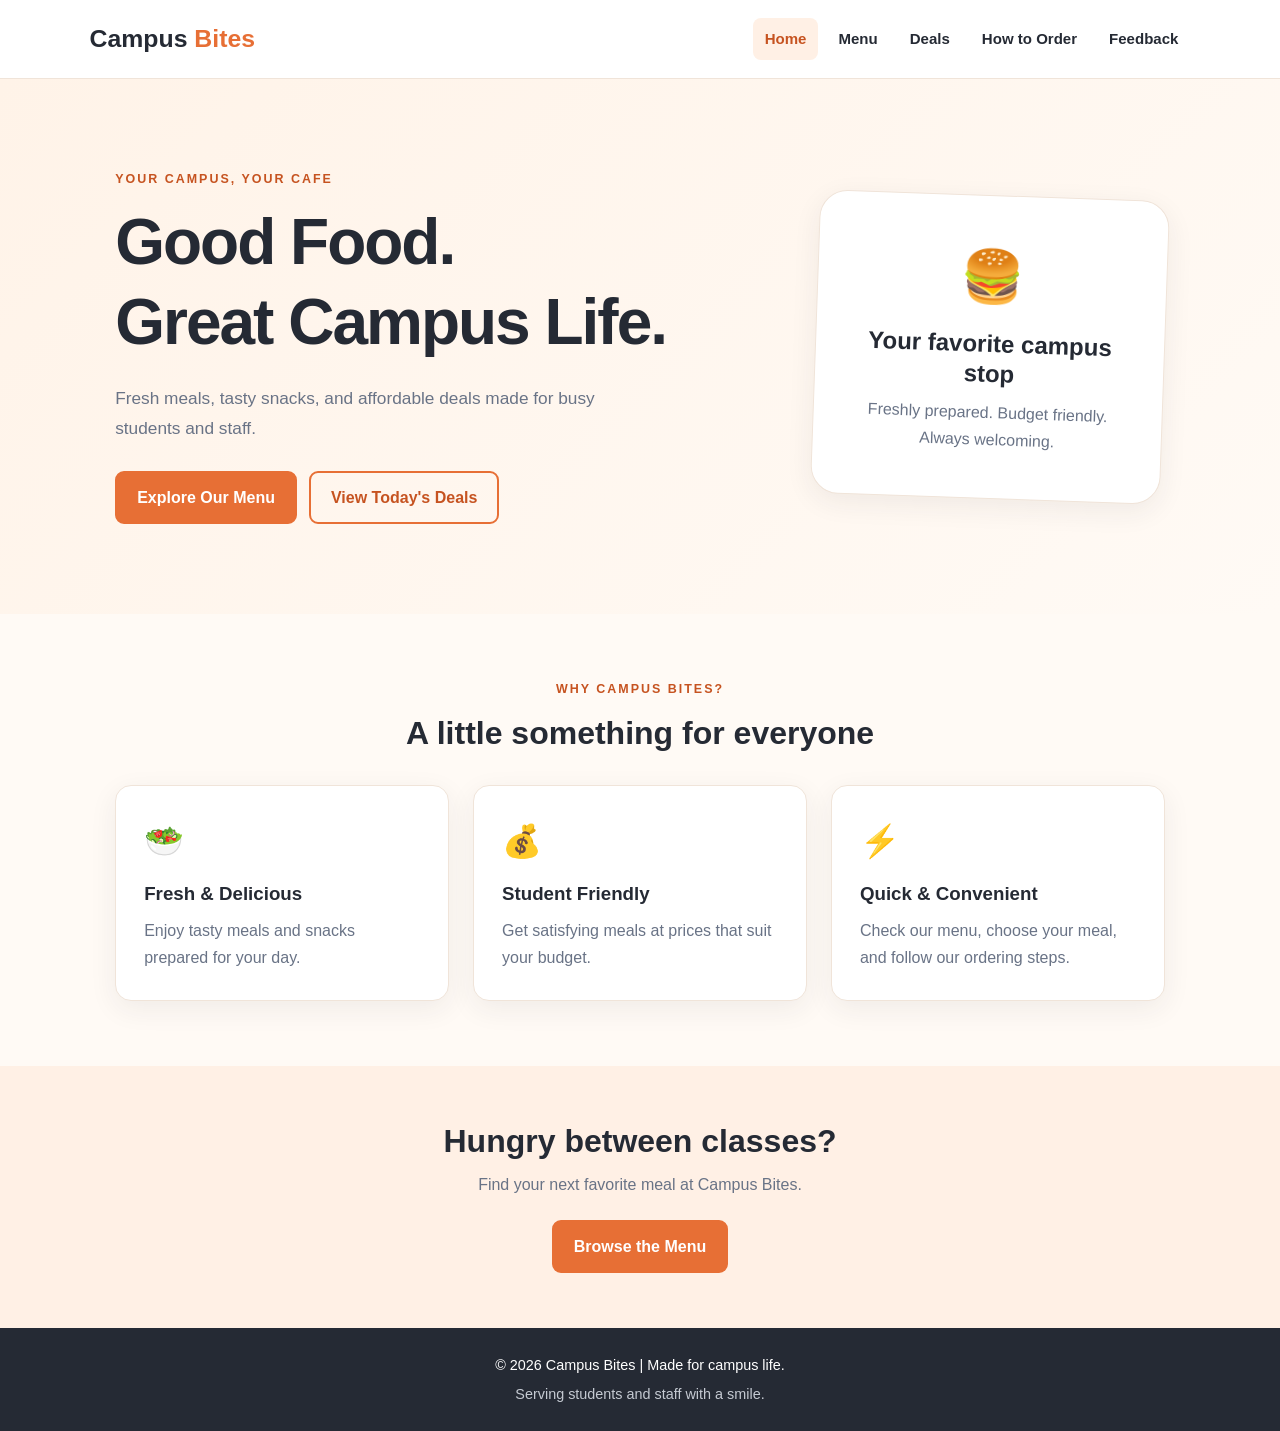
<file: source/index.html>
<!DOCTYPE html>
<html lang="en">
<head>
    <meta charset="UTF-8">
    <meta name="viewport" content="width=device-width, initial-scale=1.0">
    <title>Campus Bites | Home</title>
    <link rel="stylesheet" href="../styles/style.css">
</head>
<body>
    <header class="site-header">
        <a class="logo" href="index.html">Campus <span>Bites</span></a>
        <nav>
            <a class="active" href="index.html">Home</a>
            <a href="menu.html">Menu</a>
            <a href="deals.html">Deals</a>
            <a href="order.html">How to Order</a>
            <a href="feedback.html">Feedback</a>
        </nav>
    </header>

    <main>
        <section class="hero">
            <div class="hero-content">
                <p class="eyebrow">YOUR CAMPUS, YOUR CAFE</p>
                <h1>Good Food.<br>Great Campus Life.</h1>
                <p>Fresh meals, tasty snacks, and affordable deals
                   made for busy students and staff.</p>
                <div class="hero-actions">
                    <a class="btn" href="menu.html">Explore Our Menu</a>
                    <a class="btn btn-outline" href="deals.html">View Today's Deals</a>
                </div>
            </div>
            <div class="hero-card">
                <span class="food-emoji">🍔</span>
                <h2>Your favorite campus stop</h2>
                <p>Freshly prepared. Budget friendly. Always welcoming.</p>
            </div>
        </section>

        <section class="section">
            <div class="section-heading">
                <p class="eyebrow">WHY CAMPUS BITES?</p>
                <h2>A little something for everyone</h2>
            </div>
            <div class="grid">
                <article class="card">
                    <span class="icon">🥗</span>
                    <h3>Fresh & Delicious</h3>
                    <p>Enjoy tasty meals and snacks prepared for your day.</p>
                </article>
                <article class="card">
                    <span class="icon">💰</span>
                    <h3>Student Friendly</h3>
                    <p>Get satisfying meals at prices that suit your budget.</p>
                </article>
                <article class="card">
                    <span class="icon">⚡</span>
                    <h3>Quick & Convenient</h3>
                    <p>Check our menu, choose your meal, and follow our ordering steps.</p>
                </article>
            </div>
        </section>

        <section class="cta">
            <h2>Hungry between classes?</h2>
            <p>Find your next favorite meal at Campus Bites.</p>
            <a class="btn" href="menu.html">Browse the Menu</a>
        </section>
    </main>

    <footer>
        <p>© 2026 Campus Bites | Made for campus life.</p>
        <p>Serving students and staff with a smile.</p>
    </footer>
</body>
</html>
</file>
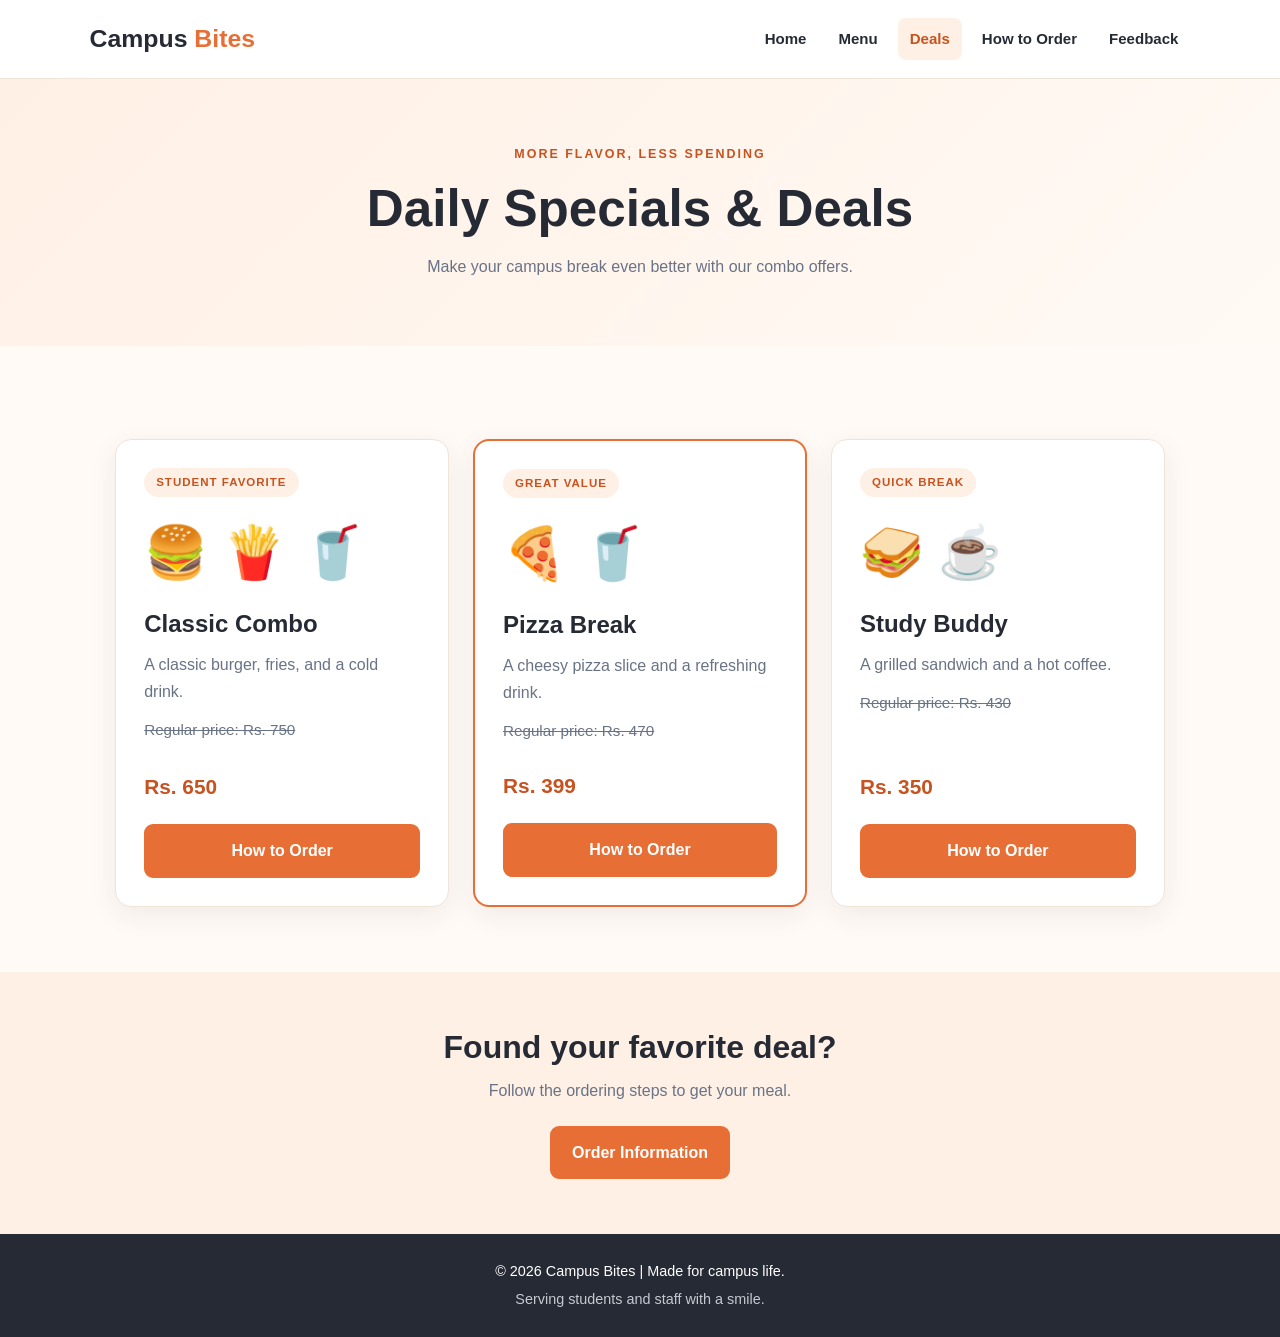
<file: source/deals.html>
<!DOCTYPE html>
<html lang="en">
<head>
    <meta charset="UTF-8">
    <meta name="viewport" content="width=device-width, initial-scale=1.0">
    <title>Campus Bites | Deals</title>
    <link rel="stylesheet" href="../styles/style.css">
</head>
<body>
    <header class="site-header">
        <a class="logo" href="index.html">Campus <span>Bites</span></a>
        <nav>
            <a href="index.html">Home</a>
            <a href="menu.html">Menu</a>
            <a class="active" href="deals.html">Deals</a>
            <a href="order.html">How to Order</a>
            <a href="feedback.html">Feedback</a>
        </nav>
    </header>

    <main>
        <section class="page-banner">
            <p class="eyebrow">MORE FLAVOR, LESS SPENDING</p>
            <h1>Daily Specials & Deals</h1>
            <p>Make your campus break even better with our combo offers.</p>
        </section>

        <section class="section">
            <div class="grid">
                <article class="card deal-card">
                    <span class="deal-label">STUDENT FAVORITE</span>
                    <span class="food-emoji">🍔 🍟 🥤</span>
                    <h2>Classic Combo</h2>
                    <p>A classic burger, fries, and a cold drink.</p>
                    <p class="old-price">Regular price: Rs. 750</p>
                    <strong class="price">Rs. 650</strong>
                    <a class="btn" href="order.html">How to Order</a>
                </article>

                <article class="card deal-card featured">
                    <span class="deal-label">GREAT VALUE</span>
                    <span class="food-emoji">🍕 🥤</span>
                    <h2>Pizza Break</h2>
                    <p>A cheesy pizza slice and a refreshing drink.</p>
                    <p class="old-price">Regular price: Rs. 470</p>
                    <strong class="price">Rs. 399</strong>
                    <a class="btn" href="order.html">How to Order</a>
                </article>

                <article class="card deal-card">
                    <span class="deal-label">QUICK BREAK</span>
                    <span class="food-emoji">🥪 ☕</span>
                    <h2>Study Buddy</h2>
                    <p>A grilled sandwich and a hot coffee.</p>
                    <p class="old-price">Regular price: Rs. 430</p>
                    <strong class="price">Rs. 350</strong>
                    <a class="btn" href="order.html">How to Order</a>
                </article>
            </div>
        </section>

        <section class="cta">
            <h2>Found your favorite deal?</h2>
            <p>Follow the ordering steps to get your meal.</p>
            <a class="btn" href="order.html">Order Information</a>
        </section>
    </main>

    <footer>
        <p>© 2026 Campus Bites | Made for campus life.</p>
        <p>Serving students and staff with a smile.</p>
    </footer>
</body>
</html>
</file>
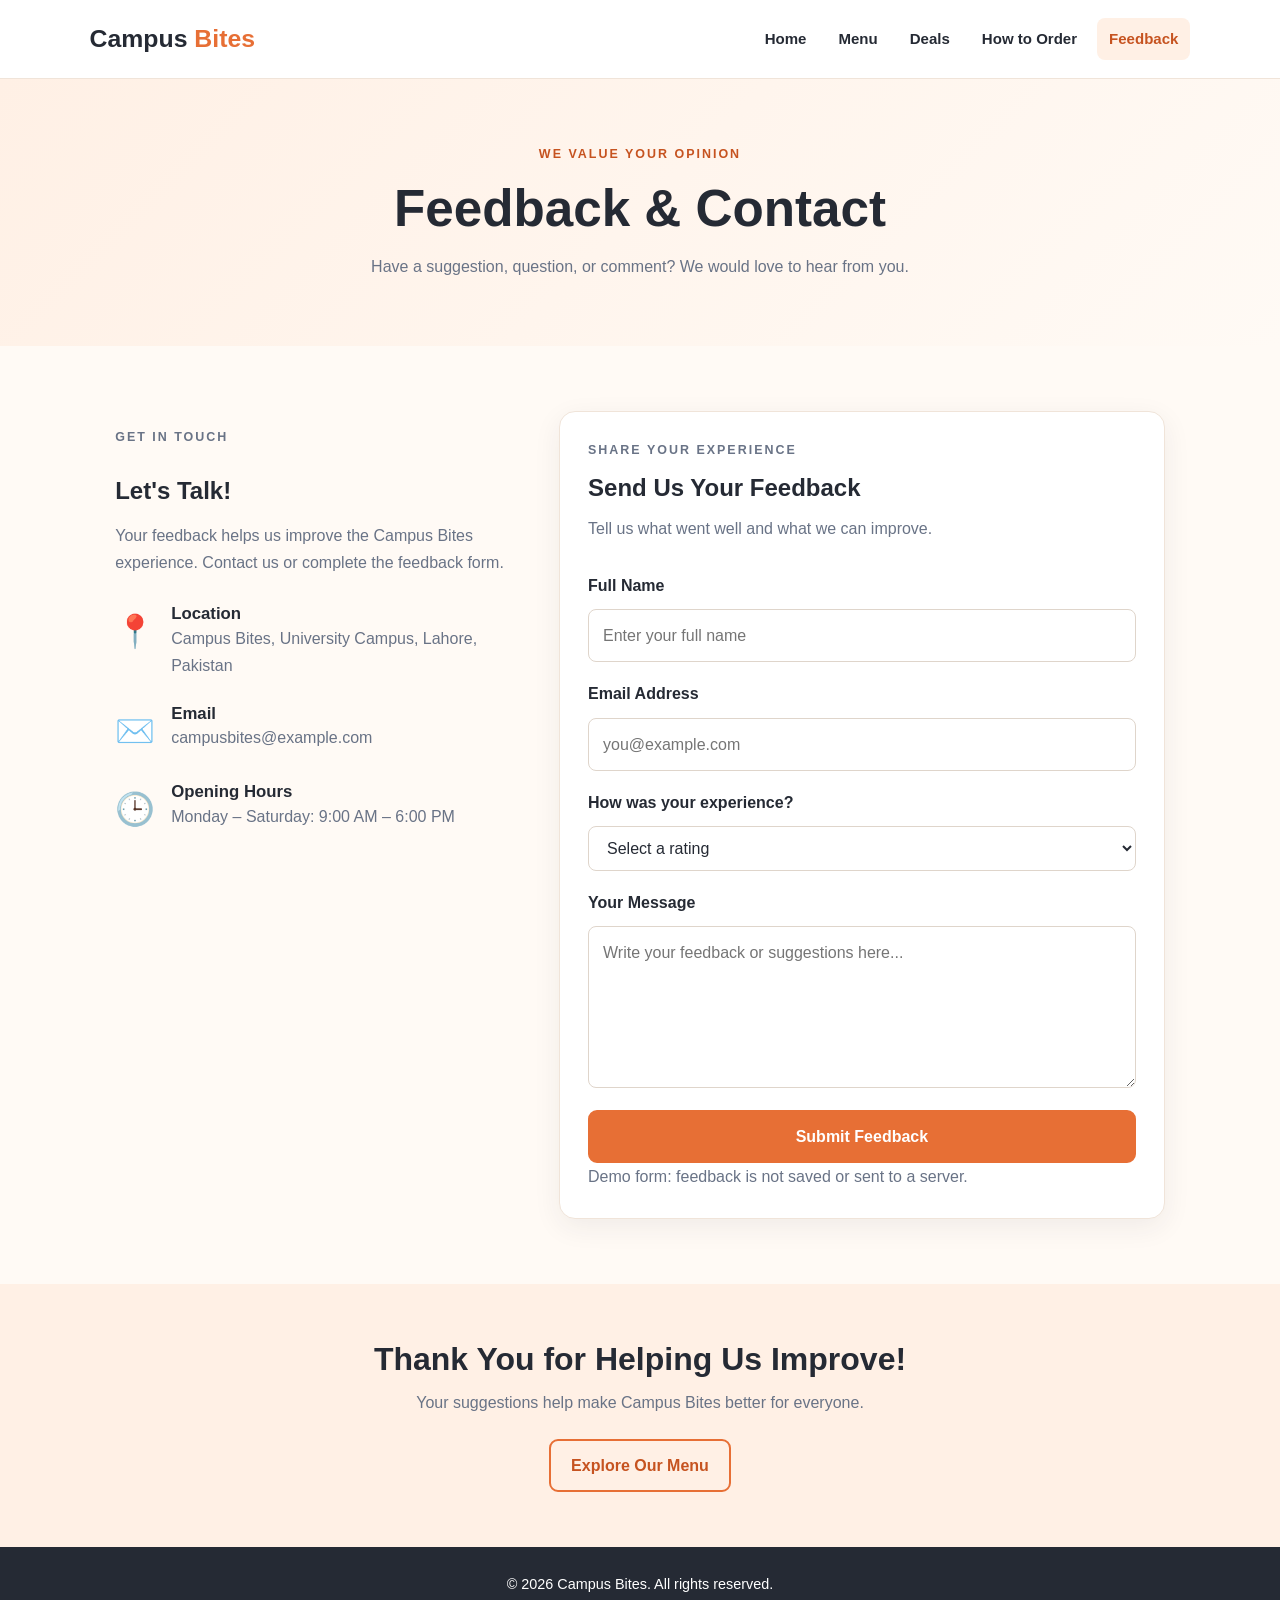
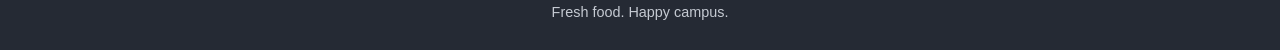
<file: source/feedback.html>
<!DOCTYPE html>
<html lang="en">
<head>
    <meta charset="UTF-8">
    <meta name="viewport" content="width=device-width, initial-scale=1.0">
    <meta name="description" content="Contact Campus Bites and share your feedback about our campus cafeteria.">
    <title>Feedback & Contact | Campus Bites</title>
    <link rel="stylesheet" href="../styles/style.css">
</head>
<body>
    <header class="site-header">
        <a class="logo" href="index.html">Campus <span>Bites</span></a>

        <nav aria-label="Main navigation">
            <a href="index.html">Home</a>
            <a href="menu.html">Menu</a>
            <a href="deals.html">Deals</a>
            <a href="order.html">How to Order</a>
            <a class="active" href="feedback.html" aria-current="page">Feedback</a>
        </nav>
    </header>

    <main>
        <section class="page-banner">
            <p class="eyebrow">WE VALUE YOUR OPINION</p>
            <h1>Feedback & Contact</h1>
            <p>Have a suggestion, question, or comment? We would love to hear from you.</p>
        </section>

        <section class="section">
            <div class="contact-layout">
                <div class="contact-info">
                    <p class="eyebrow">GET IN TOUCH</p>
                    <h2>Let's Talk!</h2>
                    <p>
                        Your feedback helps us improve the Campus Bites experience.
                        Contact us or complete the feedback form.
                    </p>

                    <div class="contact-item">
                        <span class="icon" aria-hidden="true">📍</span>
                        <div>
                            <h3>Location</h3>
                            <p>Campus Bites, University Campus, Lahore, Pakistan</p>
                        </div>
                    </div>

                    <div class="contact-item">
                        <span class="icon" aria-hidden="true">✉️</span>
                        <div>
                            <h3>Email</h3>
                            <p>campusbites@example.com</p>
                        </div>
                    </div>

                    <div class="contact-item">
                        <span class="icon" aria-hidden="true">🕒</span>
                        <div>
                            <h3>Opening Hours</h3>
                            <p>Monday – Saturday: 9:00 AM – 6:00 PM</p>
                        </div>
                    </div>
                </div>

                <div class="card feedback-card">
                    <p class="eyebrow">SHARE YOUR EXPERIENCE</p>
                    <h2>Send Us Your Feedback</h2>
                    <p>Tell us what went well and what we can improve.</p>

                    <form action="#" method="post">
                        <label for="name">Full Name</label>
                        <input
                            type="text"
                            id="name"
                            name="name"
                            placeholder="Enter your full name"
                            autocomplete="name"
                            required
                        >

                        <label for="email">Email Address</label>
                        <input
                            type="email"
                            id="email"
                            name="email"
                            placeholder="you@example.com"
                            autocomplete="email"
                            required
                        >

                        <label for="rating">How was your experience?</label>
                        <select id="rating" name="rating" required>
                            <option value="" disabled selected>Select a rating</option>
                            <option value="excellent">Excellent</option>
                            <option value="good">Good</option>
                            <option value="average">Average</option>
                            <option value="poor">Poor</option>
                            <option value="very-poor">Very Poor</option>
                        </select>

                        <label for="message">Your Message</label>
                        <textarea
                            id="message"
                            name="message"
                            rows="5"
                            placeholder="Write your feedback or suggestions here..."
                            required
                        ></textarea>

                        <button class="btn" type="submit">Submit Feedback</button>
                    </form>
                    <p class="form-note">Demo form: feedback is not saved or sent to a server.</p>
                </div>
            </div>
        </section>

        <section class="cta">
            <h2>Thank You for Helping Us Improve!</h2>
            <p>Your suggestions help make Campus Bites better for everyone.</p>
            <a class="btn btn-outline" href="menu.html">Explore Our Menu</a>
        </section>
    </main>

    <footer>
        <p>&copy; 2026 Campus Bites. All rights reserved.</p>
        <p>Fresh food. Happy campus.</p>
    </footer>
</body>
</html>
</file>
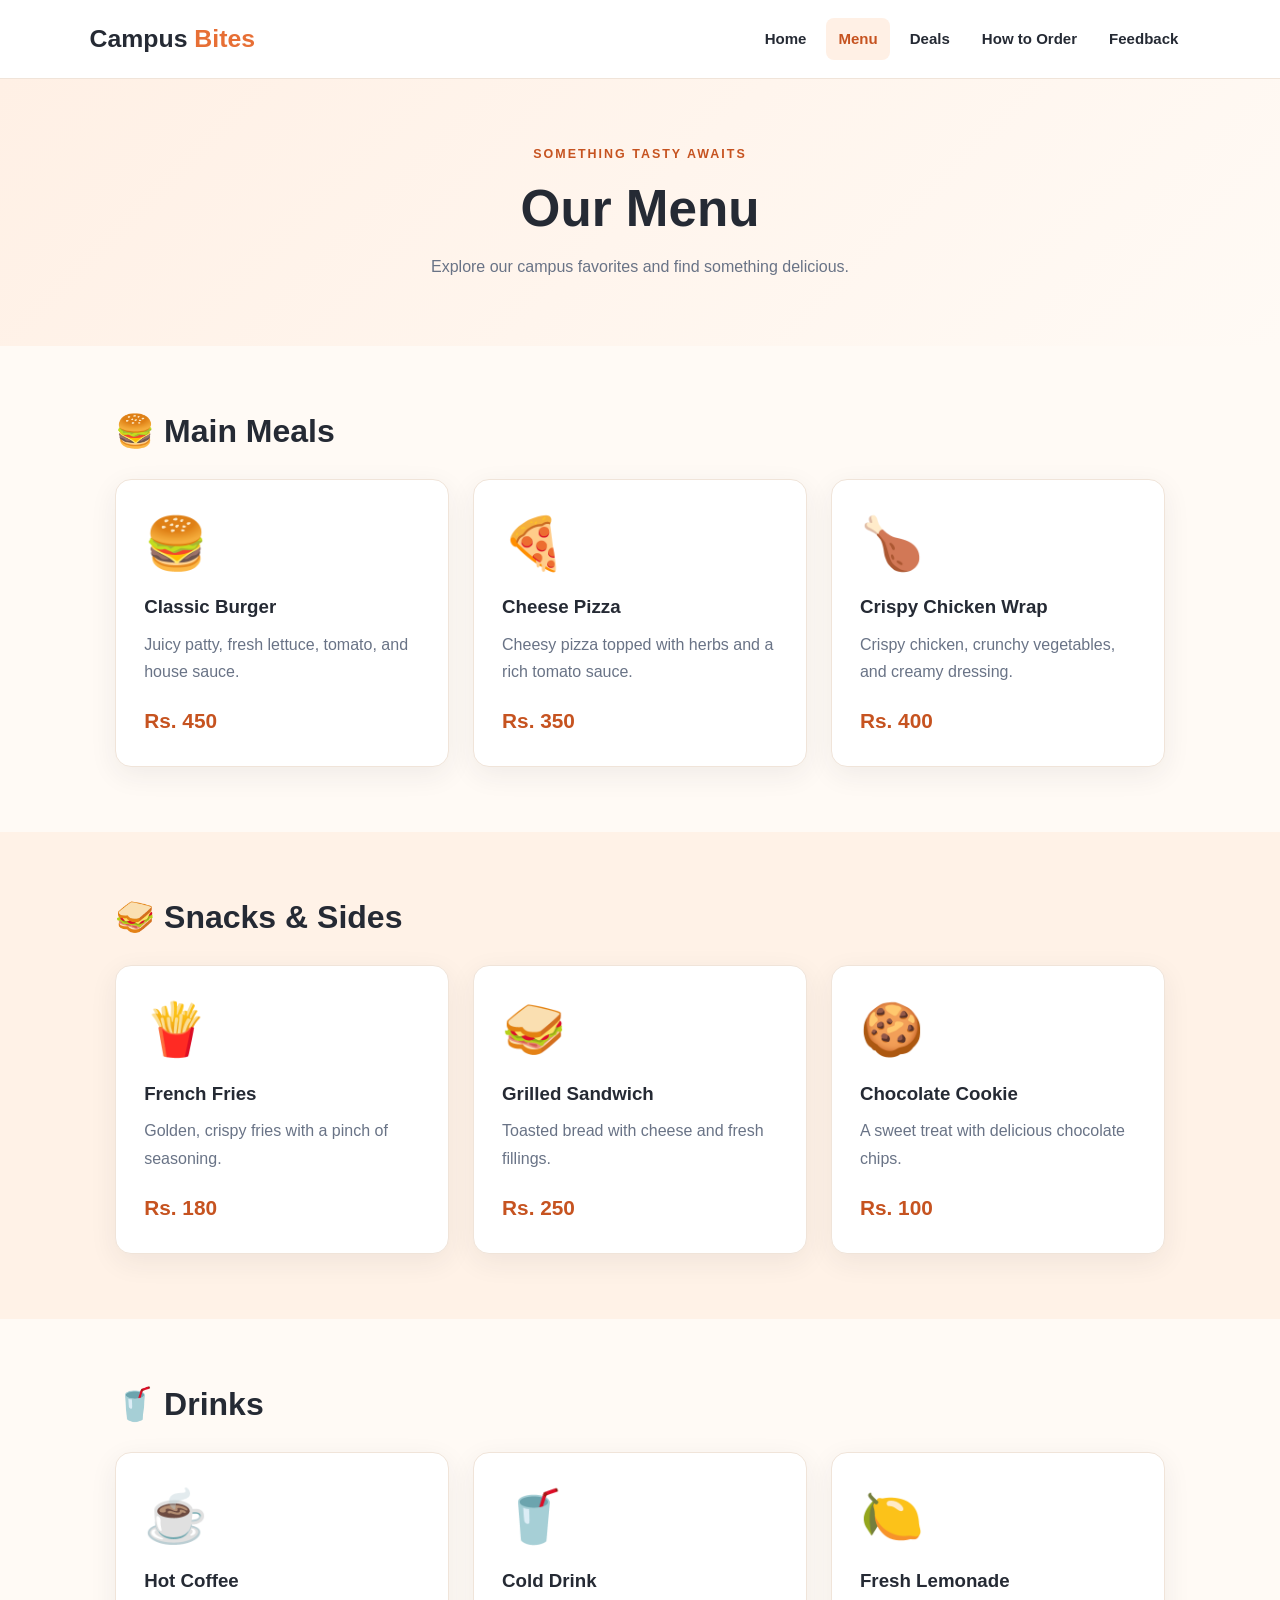
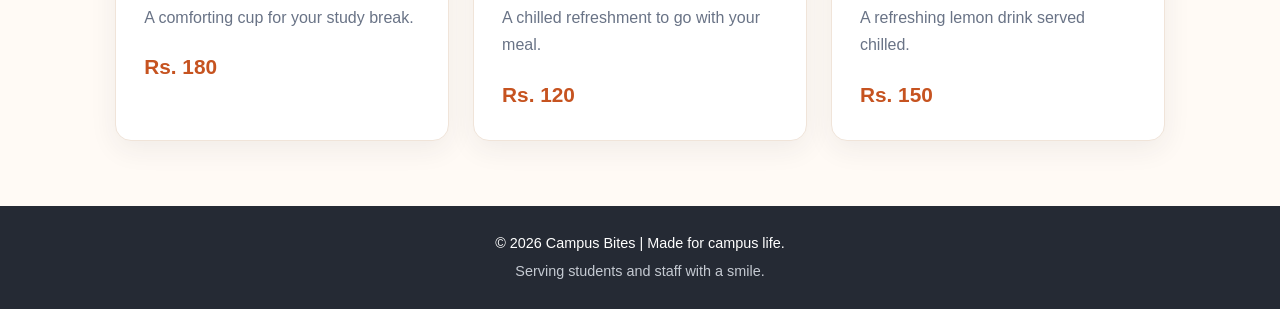
<file: source/menu.html>
<!DOCTYPE html>
<html lang="en">
<head>
    <meta charset="UTF-8">
    <meta name="viewport" content="width=device-width, initial-scale=1.0">
    <title>Campus Bites | Menu</title>
    <link rel="stylesheet" href="../styles/style.css">
</head>
<body>
    <header class="site-header">
        <a class="logo" href="index.html">Campus <span>Bites</span></a>
        <nav>
            <a href="index.html">Home</a>
            <a class="active" href="menu.html">Menu</a>
            <a href="deals.html">Deals</a>
            <a href="order.html">How to Order</a>
            <a href="feedback.html">Feedback</a>
        </nav>
    </header>

    <main>
        <section class="page-banner">
            <p class="eyebrow">SOMETHING TASTY AWAITS</p>
            <h1>Our Menu</h1>
            <p>Explore our campus favorites and find something delicious.</p>
        </section>

        <section class="section">
            <h2 class="category-title">🍔 Main Meals</h2>
            <div class="grid">
                <article class="card menu-card">
                    <span class="food-emoji">🍔</span>
                    <h3>Classic Burger</h3>
                    <p>Juicy patty, fresh lettuce, tomato, and house sauce.</p>
                    <strong class="price">Rs. 450</strong>
                </article>
                <article class="card menu-card">
                    <span class="food-emoji">🍕</span>
                    <h3>Cheese Pizza</h3>
                    <p>Cheesy pizza topped with herbs and a rich tomato sauce.</p>
                    <strong class="price">Rs. 350</strong>
                </article>
                <article class="card menu-card">
                    <span class="food-emoji">🍗</span>
                    <h3>Crispy Chicken Wrap</h3>
                    <p>Crispy chicken, crunchy vegetables, and creamy dressing.</p>
                    <strong class="price">Rs. 400</strong>
                </article>
            </div>
        </section>

        <section class="section soft-section">
            <h2 class="category-title">🥪 Snacks & Sides</h2>
            <div class="grid">
                <article class="card menu-card">
                    <span class="food-emoji">🍟</span>
                    <h3>French Fries</h3>
                    <p>Golden, crispy fries with a pinch of seasoning.</p>
                    <strong class="price">Rs. 180</strong>
                </article>
                <article class="card menu-card">
                    <span class="food-emoji">🥪</span>
                    <h3>Grilled Sandwich</h3>
                    <p>Toasted bread with cheese and fresh fillings.</p>
                    <strong class="price">Rs. 250</strong>
                </article>
                <article class="card menu-card">
                    <span class="food-emoji">🍪</span>
                    <h3>Chocolate Cookie</h3>
                    <p>A sweet treat with delicious chocolate chips.</p>
                    <strong class="price">Rs. 100</strong>
                </article>
            </div>
        </section>

        <section class="section">
            <h2 class="category-title">🥤 Drinks</h2>
            <div class="grid">
                <article class="card menu-card">
                    <span class="food-emoji">☕</span>
                    <h3>Hot Coffee</h3>
                    <p>A comforting cup for your study break.</p>
                    <strong class="price">Rs. 180</strong>
                </article>
                <article class="card menu-card">
                    <span class="food-emoji">🥤</span>
                    <h3>Cold Drink</h3>
                    <p>A chilled refreshment to go with your meal.</p>
                    <strong class="price">Rs. 120</strong>
                </article>
                <article class="card menu-card">
                    <span class="food-emoji">🍋</span>
                    <h3>Fresh Lemonade</h3>
                    <p>A refreshing lemon drink served chilled.</p>
                    <strong class="price">Rs. 150</strong>
                </article>
            </div>
        </section>
    </main>

    <footer>
        <p>© 2026 Campus Bites | Made for campus life.</p>
        <p>Serving students and staff with a smile.</p>
    </footer>
</body>
</html>
</file>
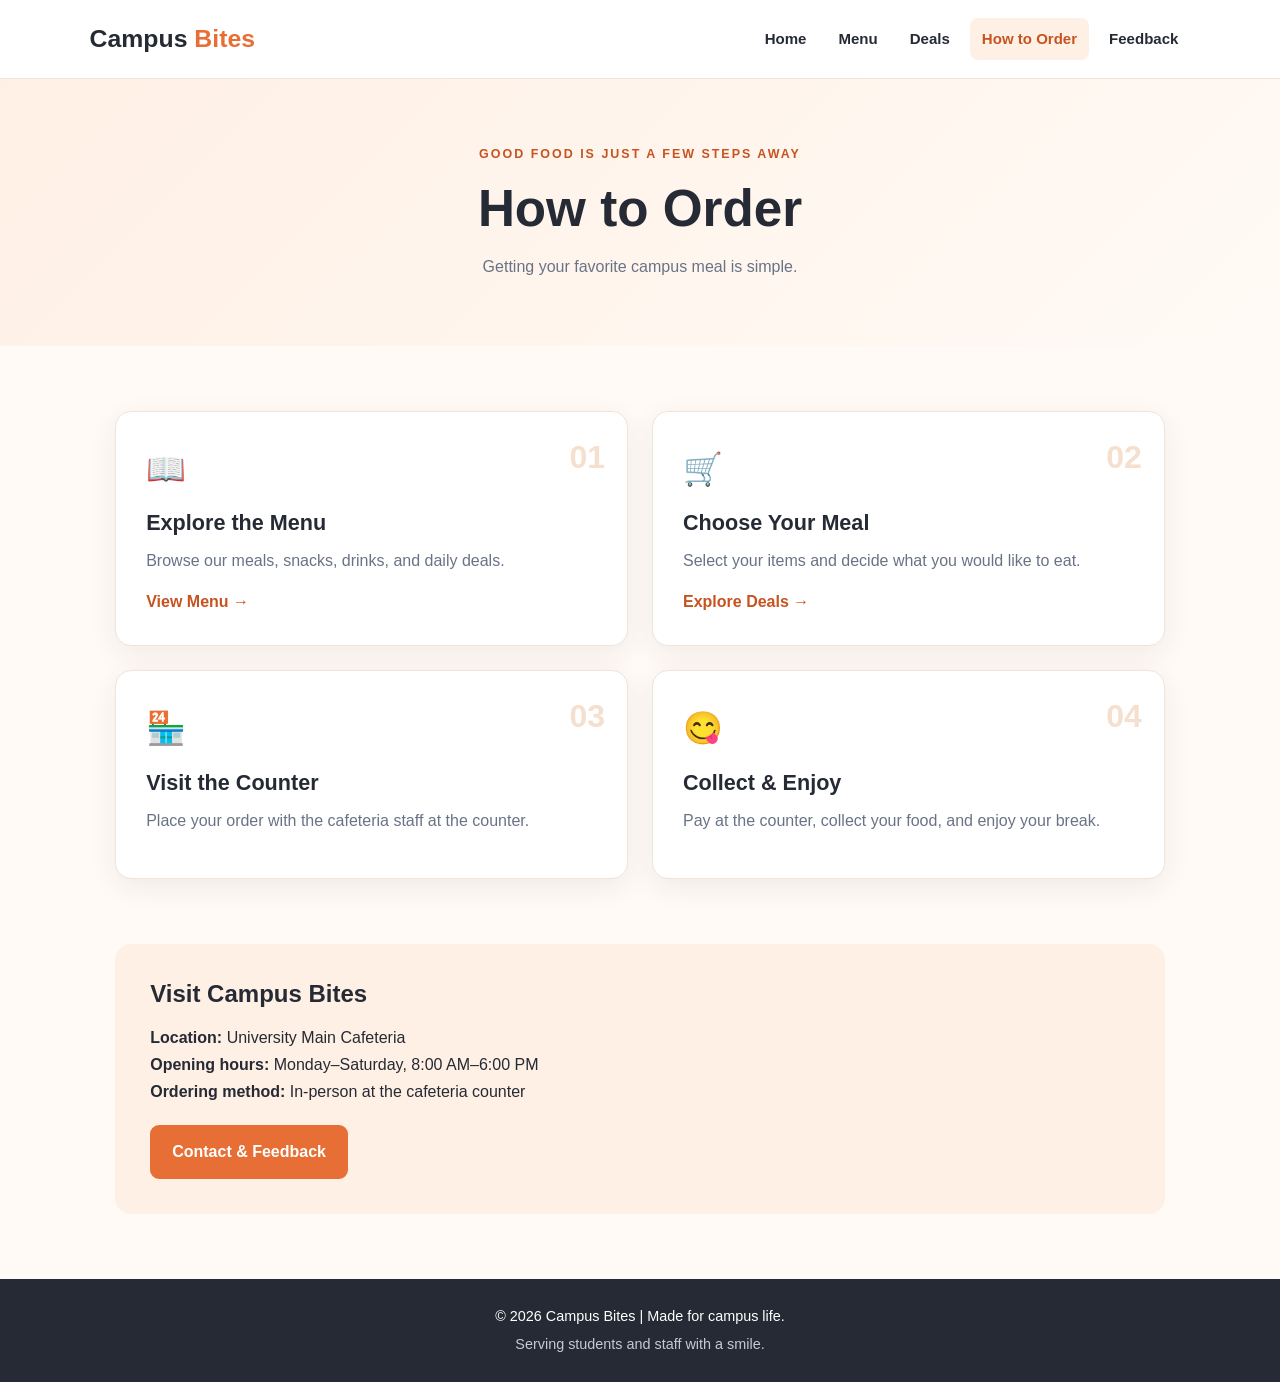
<file: source/order.html>
<!DOCTYPE html>
<html lang="en">
<head>
    <meta charset="UTF-8">
    <meta name="viewport" content="width=device-width, initial-scale=1.0">
    <title>Campus Bites | How to Order</title>
    <link rel="stylesheet" href="../styles/style.css">
</head>
<body>
    <header class="site-header">
        <a class="logo" href="index.html">Campus <span>Bites</span></a>
        <nav>
            <a href="index.html">Home</a>
            <a href="menu.html">Menu</a>
            <a href="deals.html">Deals</a>
            <a class="active" href="order.html">How to Order</a>
            <a href="feedback.html">Feedback</a>
        </nav>
    </header>

    <main>
        <section class="page-banner">
            <p class="eyebrow">GOOD FOOD IS JUST A FEW STEPS AWAY</p>
            <h1>How to Order</h1>
            <p>Getting your favorite campus meal is simple.</p>
        </section>

        <section class="section">
            <div class="steps">
                <article class="step-card">
                    <span class="step-number">01</span>
                    <span class="icon">📖</span>
                    <h2>Explore the Menu</h2>
                    <p>Browse our meals, snacks, drinks, and daily deals.</p>
                    <a href="menu.html">View Menu →</a>
                </article>

                <article class="step-card">
                    <span class="step-number">02</span>
                    <span class="icon">🛒</span>
                    <h2>Choose Your Meal</h2>
                    <p>Select your items and decide what you would like to eat.</p>
                    <a href="deals.html">Explore Deals →</a>
                </article>

                <article class="step-card">
                    <span class="step-number">03</span>
                    <span class="icon">🏪</span>
                    <h2>Visit the Counter</h2>
                    <p>Place your order with the cafeteria staff at the counter.</p>
                </article>

                <article class="step-card">
                    <span class="step-number">04</span>
                    <span class="icon">😋</span>
                    <h2>Collect & Enjoy</h2>
                    <p>Pay at the counter, collect your food, and enjoy your break.</p>
                </article>
            </div>
        </section>

        <section class="info-panel">
            <h2>Visit Campus Bites</h2>
            <p><strong>Location:</strong> University Main Cafeteria</p>
            <p><strong>Opening hours:</strong> Monday–Saturday, 8:00 AM–6:00 PM</p>
            <p><strong>Ordering method:</strong> In-person at the cafeteria counter</p>
            <a class="btn" href="feedback.html">Contact & Feedback</a>
        </section>
    </main>

    <footer>
        <p>© 2026 Campus Bites | Made for campus life.</p>
        <p>Serving students and staff with a smile.</p>
    </footer>
</body>
</html>
</file>
<file: styles/style.css>
/* Campus Bites - Shared Stylesheet */

:root {
    --primary: #e76f35;
    --primary-dark: #c65320;
    --dark: #252a34;
    --muted: #697386;
    --background: #fffaf5;
    --surface: #ffffff;
    --soft: #fff0e5;
    --border: #f0e4d9;
    --radius: 16px;
    --shadow: 0 8px 28px rgba(37, 42, 52, 0.07);
}

* {
    box-sizing: border-box;
    margin: 0;
    padding: 0;
}

html {
    scroll-behavior: smooth;
}

body {
    font-family: Arial, Helvetica, sans-serif;
    background: var(--background);
    color: var(--dark);
    line-height: 1.7;
}

a {
    color: inherit;
    text-decoration: none;
}

.site-header {
    display: flex;
    align-items: center;
    justify-content: space-between;
    gap: 24px;
    padding: 18px 7%;
    background: var(--surface);
    border-bottom: 1px solid var(--border);
}

.logo {
    font-size: 1.55rem;
    font-weight: 800;
    white-space: nowrap;
}

.logo span {
    color: var(--primary);
}

nav {
    display: flex;
    align-items: center;
    justify-content: flex-end;
    gap: 8px;
    flex-wrap: wrap;
}

nav a {
    padding: 8px 12px;
    border-radius: 8px;
    font-size: 0.94rem;
    font-weight: 600;
    transition: background 0.2s, color 0.2s;
}

nav a:hover,
nav a.active {
    background: var(--soft);
    color: var(--primary-dark);
}

.hero {
    display: grid;
    grid-template-columns: 1.3fr 0.7fr;
    align-items: center;
    gap: 50px;
    padding: 90px 9%;
    background: linear-gradient(135deg, #fff3e8, #fffaf5);
}

.hero-content {
    max-width: 650px;
}

.eyebrow {
    color: var(--primary-dark);
    font-size: 0.78rem;
    font-weight: 800;
    letter-spacing: 2px;
    margin-bottom: 12px;
}

h1,
h2,
h3 {
    line-height: 1.25;
}

.hero h1 {
    font-size: clamp(2.6rem, 5vw, 4.5rem);
    letter-spacing: -2px;
    margin-bottom: 22px;
}

.hero-content > p:not(.eyebrow) {
    max-width: 520px;
    color: var(--muted);
    font-size: 1.08rem;
}

.hero-actions {
    display: flex;
    gap: 12px;
    flex-wrap: wrap;
    margin-top: 28px;
}

.hero-card {
    text-align: center;
    padding: 45px 28px;
    background: var(--surface);
    border: 1px solid var(--border);
    border-radius: 28px;
    box-shadow: var(--shadow);
    transform: rotate(2deg);
}

.hero-card h2 {
    margin: 16px 0 10px;
}

.hero-card p {
    color: var(--muted);
}

.food-emoji {
    display: block;
    font-size: 3.2rem;
    margin-bottom: 16px;
    line-height: 1.4;
}

.btn {
    display: inline-block;
    border: 2px solid var(--primary);
    border-radius: 9px;
    padding: 11px 20px;
    background: var(--primary);
    color: white;
    font: inherit;
    font-weight: 700;
    text-align: center;
    cursor: pointer;
    transition: background 0.2s, transform 0.2s;
}

.btn:hover {
    background: var(--primary-dark);
    border-color: var(--primary-dark);
    transform: translateY(-2px);
}

.btn-outline {
    background: transparent;
    color: var(--primary-dark);
}

.btn-outline:hover {
    color: white;
}

.section {
    padding: 65px 9%;
}

.section-heading {
    text-align: center;
    margin-bottom: 32px;
}

.section-heading h2,
.section > h2 {
    font-size: 2rem;
}

.grid {
    display: grid;
    grid-template-columns: repeat(3, minmax(0, 1fr));
    gap: 24px;
    margin-top: 28px;
}

.card {
    padding: 28px;
    border: 1px solid var(--border);
    border-radius: var(--radius);
    background: var(--surface);
    box-shadow: var(--shadow);
}

.card h2,
.card h3 {
    margin-bottom: 12px;
}

.card p {
    color: var(--muted);
}

.icon {
    display: inline-block;
    font-size: 2rem;
    margin-bottom: 14px;
}

.soft-section {
    background: #fff2e7;
}

.category-title {
    font-size: 1.7rem;
    margin-bottom: 12px;
}

.menu-card .price {
    display: block;
    margin-top: 18px;
}

.price {
    color: var(--primary-dark);
    font-size: 1.3rem;
    font-weight: 800;
}

.page-banner {
    padding: 65px 9%;
    text-align: center;
    background: linear-gradient(135deg, #fff0e5, #fffaf5);
}

.page-banner h1 {
    font-size: clamp(2.2rem, 4vw, 3.4rem);
    margin-bottom: 12px;
}

.page-banner > p:last-child {
    color: var(--muted);
}

.deal-card {
    display: flex;
    flex-direction: column;
    align-items: flex-start;
    gap: 12px;
}

.deal-card .food-emoji {
    margin: 8px 0;
}

.deal-card .btn {
    margin-top: 8px;
}

.deal-label {
    color: var(--primary-dark);
    background: var(--soft);
    border-radius: 20px;
    padding: 5px 12px;
    font-size: 0.72rem;
    font-weight: 800;
    letter-spacing: 1px;
}

.old-price {
    font-size: 0.9rem;
    text-decoration: line-through;
}

.featured {
    border: 2px solid var(--primary);
}

.steps {
    display: grid;
    grid-template-columns: repeat(2, minmax(0, 1fr));
    gap: 24px;
}

.step-card {
    position: relative;
    padding: 30px;
    border-radius: var(--radius);
    background: var(--surface);
    border: 1px solid var(--border);
    box-shadow: var(--shadow);
}

.step-number {
    position: absolute;
    top: 18px;
    right: 22px;
    font-size: 2rem;
    font-weight: 800;
    color: #f5dfcf;
}

.step-card h2 {
    font-size: 1.35rem;
    margin-bottom: 10px;
}

.step-card p {
    color: var(--muted);
    margin-bottom: 14px;
}

.step-card a {
    color: var(--primary-dark);
    font-weight: 700;
}

.info-panel {
    margin: 0 9% 65px;
    padding: 35px;
    border-radius: var(--radius);
    background: var(--soft);
}

.info-panel h2 {
    margin-bottom: 15px;
}

.info-panel .btn {
    margin-top: 20px;
}

.contact-layout {
    display: grid;
    grid-template-columns: 0.8fr 1.2fr;
    gap: 40px;
    align-items: start;
}

.contact-info > p {
    color: var(--muted);
    margin: 16px 0 28px;
}

.contact-item {
    display: flex;
    gap: 16px;
    margin: 24px 0;
}

.contact-item .icon {
    margin: 0;
}

.contact-item h3 {
    font-size: 1.05rem;
}

.contact-item p {
    color: var(--muted);
    overflow-wrap: anywhere;
}

.feedback-card form {
    display: flex;
    flex-direction: column;
    gap: 10px;
    margin-top: 22px;
}

.feedback-card label {
    font-weight: 700;
    margin-top: 8px;
}

.feedback-card input,
.feedback-card select,
.feedback-card textarea {
    width: 100%;
    padding: 12px 14px;
    border: 1px solid #dfd5cb;
    border-radius: 8px;
    background: white;
    color: var(--dark);
    font: inherit;
}

.feedback-card input:focus,
.feedback-card select:focus,
.feedback-card textarea:focus {
    outline: 2px solid var(--primary);
    outline-offset: 2px;
}

.feedback-card textarea {
    resize: vertical;
}

.feedback-card button {
    margin-top: 12px;
}

.cta {
    padding: 55px 9%;
    text-align: center;
    background: var(--soft);
}

.cta h2 {
    font-size: 2rem;
    margin-bottom: 10px;
}

.cta p {
    color: var(--muted);
    margin-bottom: 22px;
}

footer {
    padding: 25px 7%;
    background: var(--dark);
    color: white;
    text-align: center;
    font-size: 0.9rem;
}

footer p + p {
    color: #c5cad2;
    margin-top: 4px;
}
/* ===== Deals Page ===== */

.deals-section {
    padding-top: 55px;
    padding-bottom: 65px;
}

.deals-intro {
    max-width: 650px;
    margin: 0 auto 30px;
    color: var(--muted);
    text-align: center;
}

.deals-grid {
    display: grid;
    grid-template-columns: repeat(3, minmax(0, 1fr));
    gap: 24px;
    align-items: stretch;
    margin-top: 28px;
}

.deal-card {
    display: flex;
    flex-direction: column;
    align-items: flex-start;
    gap: 12px;
    padding: 28px;
    border: 1px solid var(--border);
    border-radius: var(--radius);
    background: var(--surface);
    box-shadow: var(--shadow);
}

.deal-card h2,
.deal-card h3 {
    margin-bottom: 0;
}

.deal-card p {
    color: var(--muted);
}

.deal-card .food-emoji {
    margin: 8px 0;
}

.deal-card .price {
    display: flex;
    align-items: center;
    flex-wrap: wrap;
    gap: 10px;
    margin-top: auto;
    padding-top: 12px;
}

.deal-card .old-price {
    color: var(--muted);
    font-size: 0.95rem;
    font-weight: 400;
}

.deal-card .btn {
    width: 100%;
    margin-top: 8px;
}

.deal-label {
    display: inline-block;
    color: var(--primary-dark);
    background: var(--soft);
    border-radius: 20px;
    padding: 5px 12px;
    font-size: 0.72rem;
    font-weight: 800;
    letter-spacing: 1px;
}

.deal-card.featured {
    border: 2px solid var(--primary);
}

/* Deals Page Responsive Styles */

@media (max-width: 900px) {
    .deals-grid {
        grid-template-columns: repeat(2, minmax(0, 1fr));
    }
}

@media (max-width: 600px) {
    .deals-section {
        padding-top: 40px;
        padding-bottom: 45px;
    }

    .deals-grid {
        grid-template-columns: 1fr;
    }

    .deal-card {
        padding: 23px;
    }
}

/* Tablet layout */
@media (max-width: 900px) {
    .site-header {
        flex-direction: column;
    }

    nav {
        justify-content: center;
    }

    .hero {
        grid-template-columns: 1fr;
        gap: 35px;
        padding: 60px 7%;
    }

    .hero-card {
        max-width: 450px;
        width: 100%;
        justify-self: center;
    }

    .grid {
        grid-template-columns: repeat(2, minmax(0, 1fr));
    }

    .contact-layout {
        grid-template-columns: 1fr;
    }
}

/* Mobile layout */
@media (max-width: 600px) {
    .site-header {
        padding: 18px 5%;
    }

    nav {
        gap: 4px;
    }

    nav a {
        padding: 7px 9px;
        font-size: 0.85rem;
    }

    .hero {
        padding: 48px 6%;
    }

    .hero h1 {
        letter-spacing: -1px;
    }

    .hero-actions {
        flex-direction: column;
    }

    .hero-actions .btn {
        width: 100%;
    }

    .section {
        padding: 45px 6%;
    }

    .grid,
    .steps {
        grid-template-columns: 1fr;
    }

    .page-banner {
        padding: 48px 6%;
    }

    .info-panel {
        margin: 0 6% 45px;
        padding: 25px;
    }

    .cta {
        padding: 42px 6%;
    }

    .card {
        padding: 23px;
    }
}
</file>
